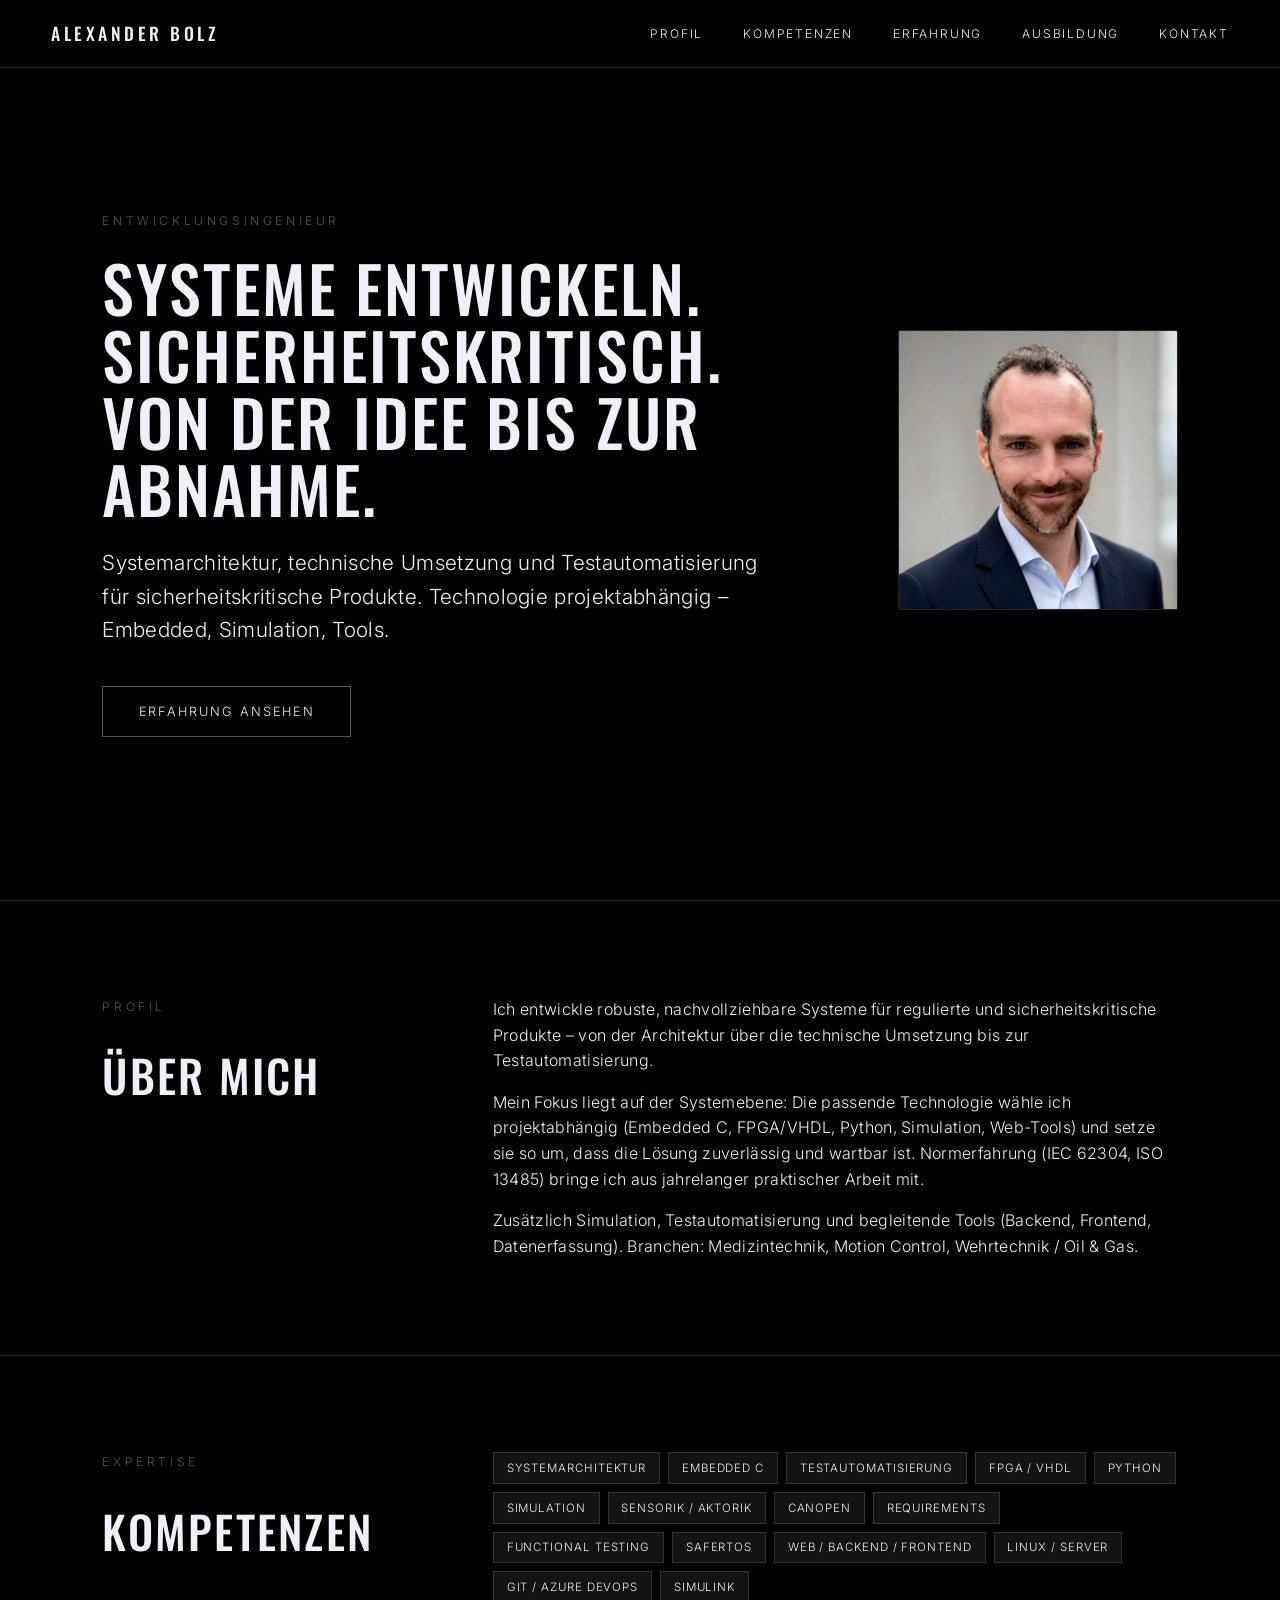
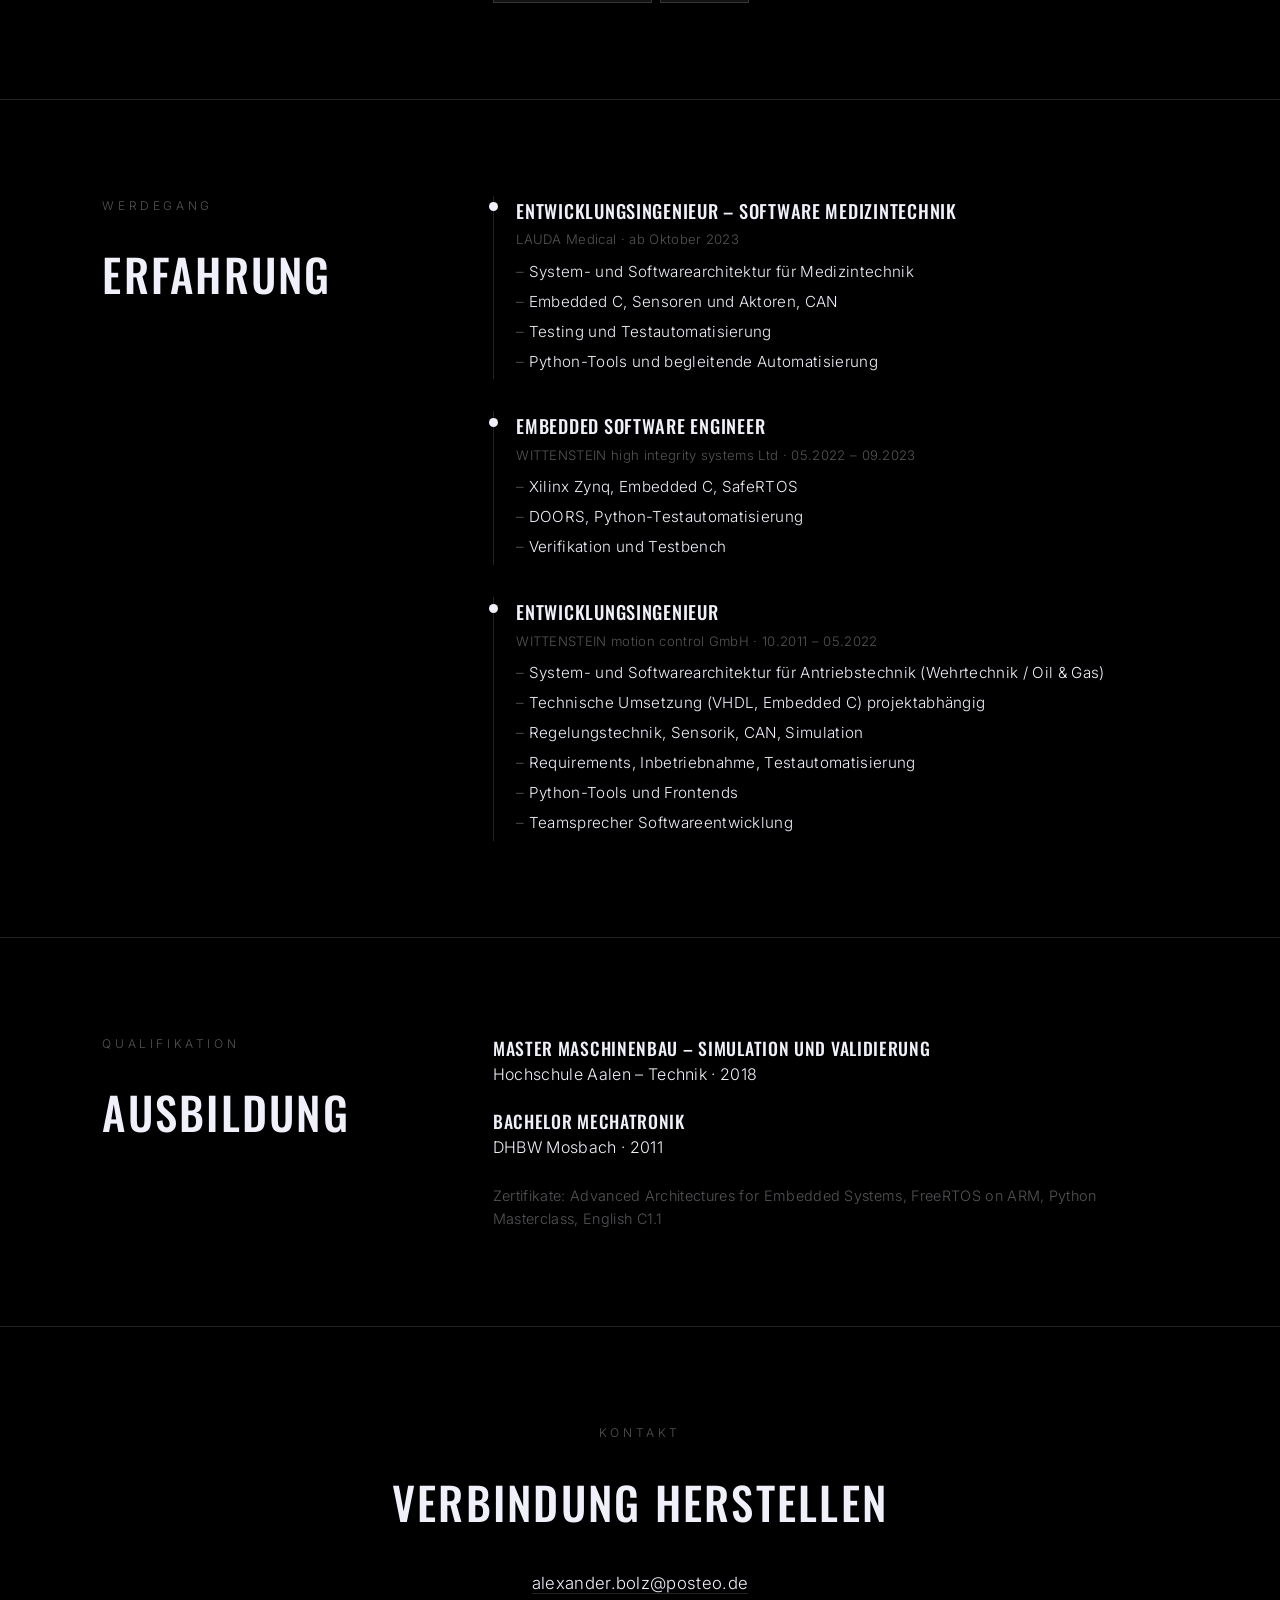
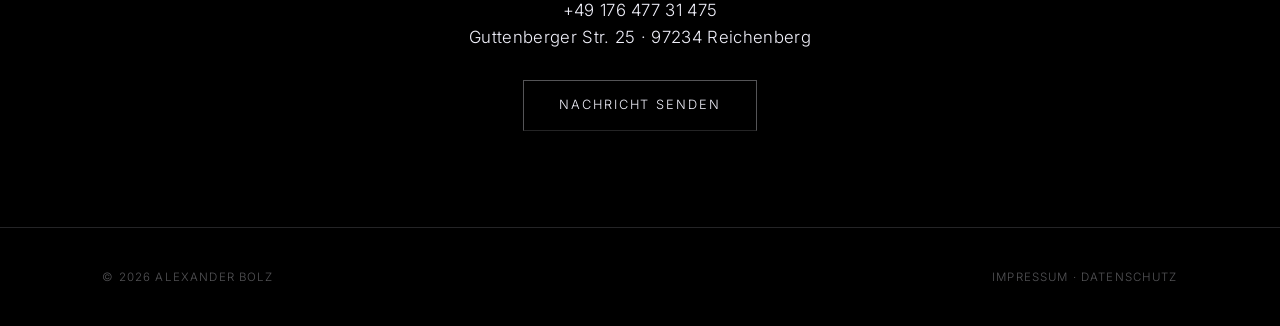
<file: index.html>
<!DOCTYPE html>
<html lang="de">
<head>
<meta charset="UTF-8">
<meta name="viewport" content="width=device-width, initial-scale=1.0">
<title>Alexander Bolz | Entwicklungsingenieur</title>
<meta name="description" content="Alexander Bolz – Entwicklungsingenieur für sicherheitskritische Systeme. Systemarchitektur, Embedded, Testautomatisierung und Tools.">
<link rel="preconnect" href="https://fonts.googleapis.com">
<link rel="preconnect" href="https://fonts.gstatic.com" crossorigin>
<link href="https://fonts.googleapis.com/css2?family=Oswald:wght@300;400;500;600;700&family=Inter:wght@300;400;500&display=swap" rel="stylesheet">
<style>
:root { --black:#000; --white:#f0f0fa; --dim:#545457; --line:rgba(240,240,250,0.15); --accent:rgba(240,240,250,0.08); }
* { box-sizing:border-box; margin:0; padding:0; }
html { scroll-behavior:smooth; }
body { background:var(--black); color:var(--white); font-family:'Inter',system-ui,sans-serif; font-weight:300; line-height:1.6; letter-spacing:0.02em; }
.nav { position:fixed; top:0; left:0; right:0; z-index:100; display:flex; justify-content:space-between; align-items:center; padding:1.2rem 4vw; background:rgba(0,0,0,0.85); backdrop-filter:blur(10px); border-bottom:1px solid var(--line); }
.logo { font-family:'Oswald',sans-serif; font-weight:500; font-size:1.1rem; letter-spacing:0.2em; text-transform:uppercase; text-decoration:none; color:var(--white); }
.nav-links { display:flex; gap:2.5rem; }
.nav-links a { color:var(--white); text-decoration:none; font-size:0.75rem; letter-spacing:0.15em; text-transform:uppercase; transition:opacity 0.2s; }
.nav-links a:hover { opacity:0.6; }
.hero { min-height:100vh; display:flex; align-items:center; padding:7rem 8vw 4rem; position:relative; gap:4rem; }
.hero-content { flex:1; }
.hero-img { flex:0 0 280px; }
.hero-img img { width:100%; border-radius:2px; filter:contrast(1.05); border:1px solid var(--line); }
.eyebrow { font-size:0.75rem; letter-spacing:0.3em; text-transform:uppercase; color:var(--dim); margin-bottom:1.5rem; }
h1 { font-family:'Oswald',sans-serif; font-weight:500; font-size:clamp(2.2rem,5vw,4rem); line-height:1.05; letter-spacing:0.03em; text-transform:uppercase; margin-bottom:1.5rem; }
.tagline { font-size:clamp(1.05rem,2vw,1.3rem); max-width:680px; margin-bottom:2.5rem; }
.btn { display:inline-block; padding:0.9rem 2.2rem; border:1px solid rgba(240,240,250,0.35); color:var(--white); text-decoration:none; font-size:0.8rem; letter-spacing:0.15em; text-transform:uppercase; transition:all 0.3s; }
.btn:hover { background:rgba(240,240,250,0.08); border-color:var(--white); }
section { padding:6rem 8vw; border-top:1px solid var(--line); }
h2 { font-family:'Oswald',sans-serif; font-weight:500; font-size:clamp(1.8rem,3.5vw,2.8rem); letter-spacing:0.05em; text-transform:uppercase; margin-bottom:2rem; }
.about-grid, .skills-grid, .exp-grid { display:grid; grid-template-columns:1fr 2fr; gap:3rem; align-items:start; }
@media (max-width:900px) { 
  .about-grid,.skills-grid,.exp-grid { grid-template-columns:1fr; } 
  .nav-links { display:none; }
  .hero { flex-direction:column; text-align:center; gap:2rem; padding-top:8rem; }
  .hero-img { flex:0 0 auto; max-width:220px; }
}
.skills-list { display:flex; flex-wrap:wrap; gap:0.5rem; }
.skill { border:1px solid var(--line); padding:0.35rem 0.8rem; font-size:0.72rem; letter-spacing:0.08em; text-transform:uppercase; background:var(--accent); }
.timeline { display:flex; flex-direction:column; gap:2rem; }
.job { border-left:1px solid var(--line); padding-left:1.4rem; position:relative; }
.job::before { content:''; position:absolute; left:-5px; top:0.4rem; width:9px; height:9px; background:var(--white); border-radius:50%; }
.job h3 { font-family:'Oswald',sans-serif; font-weight:500; font-size:1.15rem; letter-spacing:0.04em; text-transform:uppercase; margin-bottom:0.25rem; }
.job .meta { color:var(--dim); font-size:0.82rem; margin-bottom:0.6rem; }
.job ul { list-style:none; font-size:0.95rem; }
.job li { margin-bottom:0.35rem; }
.job li::before { content:'– '; color:var(--dim); }
.edu { margin-bottom:1.2rem; }
.edu h3 { font-family:'Oswald',sans-serif; font-weight:500; letter-spacing:0.04em; text-transform:uppercase; font-size:1.1rem; }
.contact { text-align:center; }
.contact a { color:var(--white); text-decoration:none; border-bottom:1px solid var(--line); }
footer { padding:2.5rem 8vw; border-top:1px solid var(--line); font-size:0.72rem; letter-spacing:0.1em; text-transform:uppercase; color:var(--dim); display:flex; justify-content:space-between; flex-wrap:wrap; gap:1rem; }
footer a { color:var(--dim); text-decoration:none; }
footer a:hover { color:var(--white); }
</style>
</head>
<body>
<nav class="nav">
  <a href="#" class="logo">Alexander Bolz</a>
  <div class="nav-links">
    <a href="#about">Profil</a>
    <a href="#skills">Kompetenzen</a>
    <a href="#experience">Erfahrung</a>
    <a href="#education">Ausbildung</a>
    <a href="#contact">Kontakt</a>
  </div>
</nav>

<header class="hero">
  <div class="hero-content">
    <div class="eyebrow">Entwicklungsingenieur</div>
    <h1>Systeme entwickeln.<br>Sicherheitskritisch.<br>Von der Idee bis zur Abnahme.</h1>
    <p class="tagline">Systemarchitektur, technische Umsetzung und Testautomatisierung für sicherheitskritische Produkte. Technologie projektabhängig – Embedded, Simulation, Tools.</p>
    <a href="#experience" class="btn">Erfahrung ansehen</a>
  </div>
  <div class="hero-img">
    <img src="assets/portrait%20(2).jpg" alt="Alexander Bolz">
  </div>
</header>

<section id="about">
  <div class="about-grid">
    <div>
      <div class="eyebrow">Profil</div>
      <h2>Über mich</h2>
    </div>
    <div>
      <p>Ich entwickle robuste, nachvollziehbare Systeme für regulierte und sicherheitskritische Produkte – von der Architektur über die technische Umsetzung bis zur Testautomatisierung.</p>
      <p style="margin-top:1rem;">Mein Fokus liegt auf der Systemebene: Die passende Technologie wähle ich projektabhängig (Embedded C, FPGA/VHDL, Python, Simulation, Web-Tools) und setze sie so um, dass die Lösung zuverlässig und wartbar ist. Normerfahrung (IEC 62304, ISO 13485) bringe ich aus jahrelanger praktischer Arbeit mit.</p>
      <p style="margin-top:1rem;">Zusätzlich Simulation, Testautomatisierung und begleitende Tools (Backend, Frontend, Datenerfassung). Branchen: Medizintechnik, Motion Control, Wehrtechnik / Oil &amp; Gas.</p>
    </div>
  </div>
</section>

<section id="skills">
  <div class="skills-grid">
    <div>
      <div class="eyebrow">Expertise</div>
      <h2>Kompetenzen</h2>
    </div>
    <div>
      <div class="skills-list">
        <span class="skill">Systemarchitektur</span>
        <span class="skill">Embedded C</span>
        <span class="skill">Testautomatisierung</span>
        <span class="skill">FPGA / VHDL</span>
        <span class="skill">Python</span>
        <span class="skill">Simulation</span>
        <span class="skill">Sensorik / Aktorik</span>
        <span class="skill">CANopen</span>
        <span class="skill">Requirements</span>
        <span class="skill">Functional Testing</span>
        <span class="skill">SafeRTOS</span>
        <span class="skill">Web / Backend / Frontend</span>
        <span class="skill">Linux / Server</span>
        <span class="skill">Git / Azure DevOps</span>
        <span class="skill">Simulink</span>
      </div>
    </div>
  </div>
</section>

<section id="experience">
  <div class="exp-grid">
    <div>
      <div class="eyebrow">Werdegang</div>
      <h2>Erfahrung</h2>
    </div>
    <div class="timeline">
      <div class="job">
        <h3>Entwicklungsingenieur – Software Medizintechnik</h3>
        <div class="meta">LAUDA Medical · ab Oktober 2023</div>
        <ul>
          <li>System- und Softwarearchitektur für Medizintechnik</li>
          <li>Embedded C, Sensoren und Aktoren, CAN</li>
          <li>Testing und Testautomatisierung</li>
          <li>Python-Tools und begleitende Automatisierung</li>
        </ul>
      </div>
      <div class="job">
        <h3>Embedded Software Engineer</h3>
        <div class="meta">WITTENSTEIN high integrity systems Ltd · 05.2022 – 09.2023</div>
        <ul>
          <li>Xilinx Zynq, Embedded C, SafeRTOS</li>
          <li>DOORS, Python-Testautomatisierung</li>
          <li>Verifikation und Testbench</li>
        </ul>
      </div>
      <div class="job">
        <h3>Entwicklungsingenieur</h3>
        <div class="meta">WITTENSTEIN motion control GmbH · 10.2011 – 05.2022</div>
        <ul>
          <li>System- und Softwarearchitektur für Antriebstechnik (Wehrtechnik / Oil &amp; Gas)</li>
          <li>Technische Umsetzung (VHDL, Embedded C) projektabhängig</li>
          <li>Regelungstechnik, Sensorik, CAN, Simulation</li>
          <li>Requirements, Inbetriebnahme, Testautomatisierung</li>
          <li>Python-Tools und Frontends</li>
          <li>Teamsprecher Softwareentwicklung</li>
        </ul>
      </div>
    </div>
  </div>
</section>

<section id="education">
  <div class="about-grid">
    <div>
      <div class="eyebrow">Qualifikation</div>
      <h2>Ausbildung</h2>
    </div>
    <div>
      <div class="edu">
        <h3>Master Maschinenbau – Simulation und Validierung</h3>
        <div class="meta">Hochschule Aalen – Technik · 2018</div>
      </div>
      <div class="edu">
        <h3>Bachelor Mechatronik</h3>
        <div class="meta">DHBW Mosbach · 2011</div>
      </div>
      <p style="margin-top:1.5rem; color:var(--dim); font-size:0.9rem;">Zertifikate: Advanced Architectures for Embedded Systems, FreeRTOS on ARM, Python Masterclass, English C1.1</p>
    </div>
  </div>
</section>

<section id="contact" class="contact">
  <div class="eyebrow">Kontakt</div>
  <h2>Verbindung herstellen</h2>
  <p style="margin:1.2rem 0 1.8rem; font-size:1.05rem;">
    <a href="mailto:alexander.bolz@posteo.de">alexander.bolz@posteo.de</a><br>
    +49 176 477 31 475<br>
    Guttenberger Str. 25 · 97234 Reichenberg
  </p>
  <a href="mailto:alexander.bolz@posteo.de" class="btn">Nachricht senden</a>
</section>

<footer>
  <div>© 2026 Alexander Bolz</div>
  <div>
    <a href="impressum.html">Impressum</a> · 
    <a href="datenschutz.html">Datenschutz</a>
  </div>
</footer>
</body>
</html>
</file>
